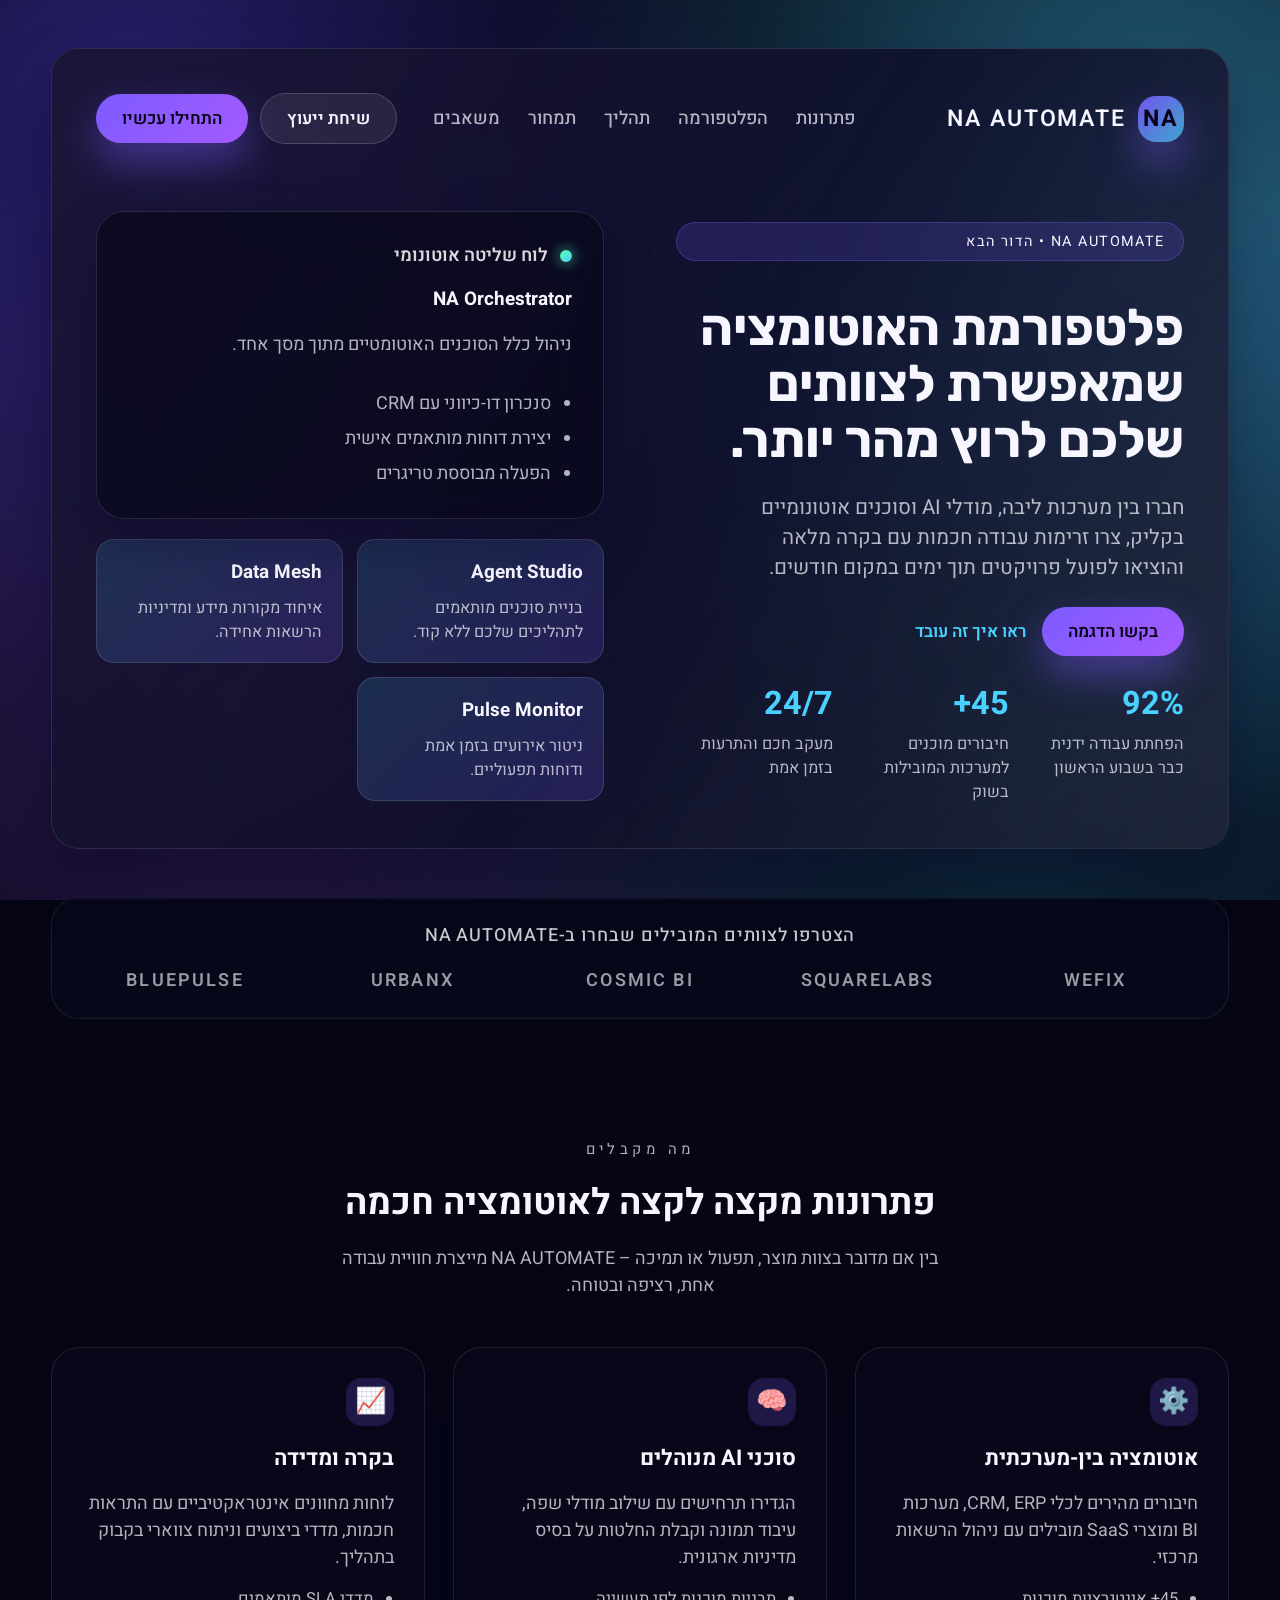
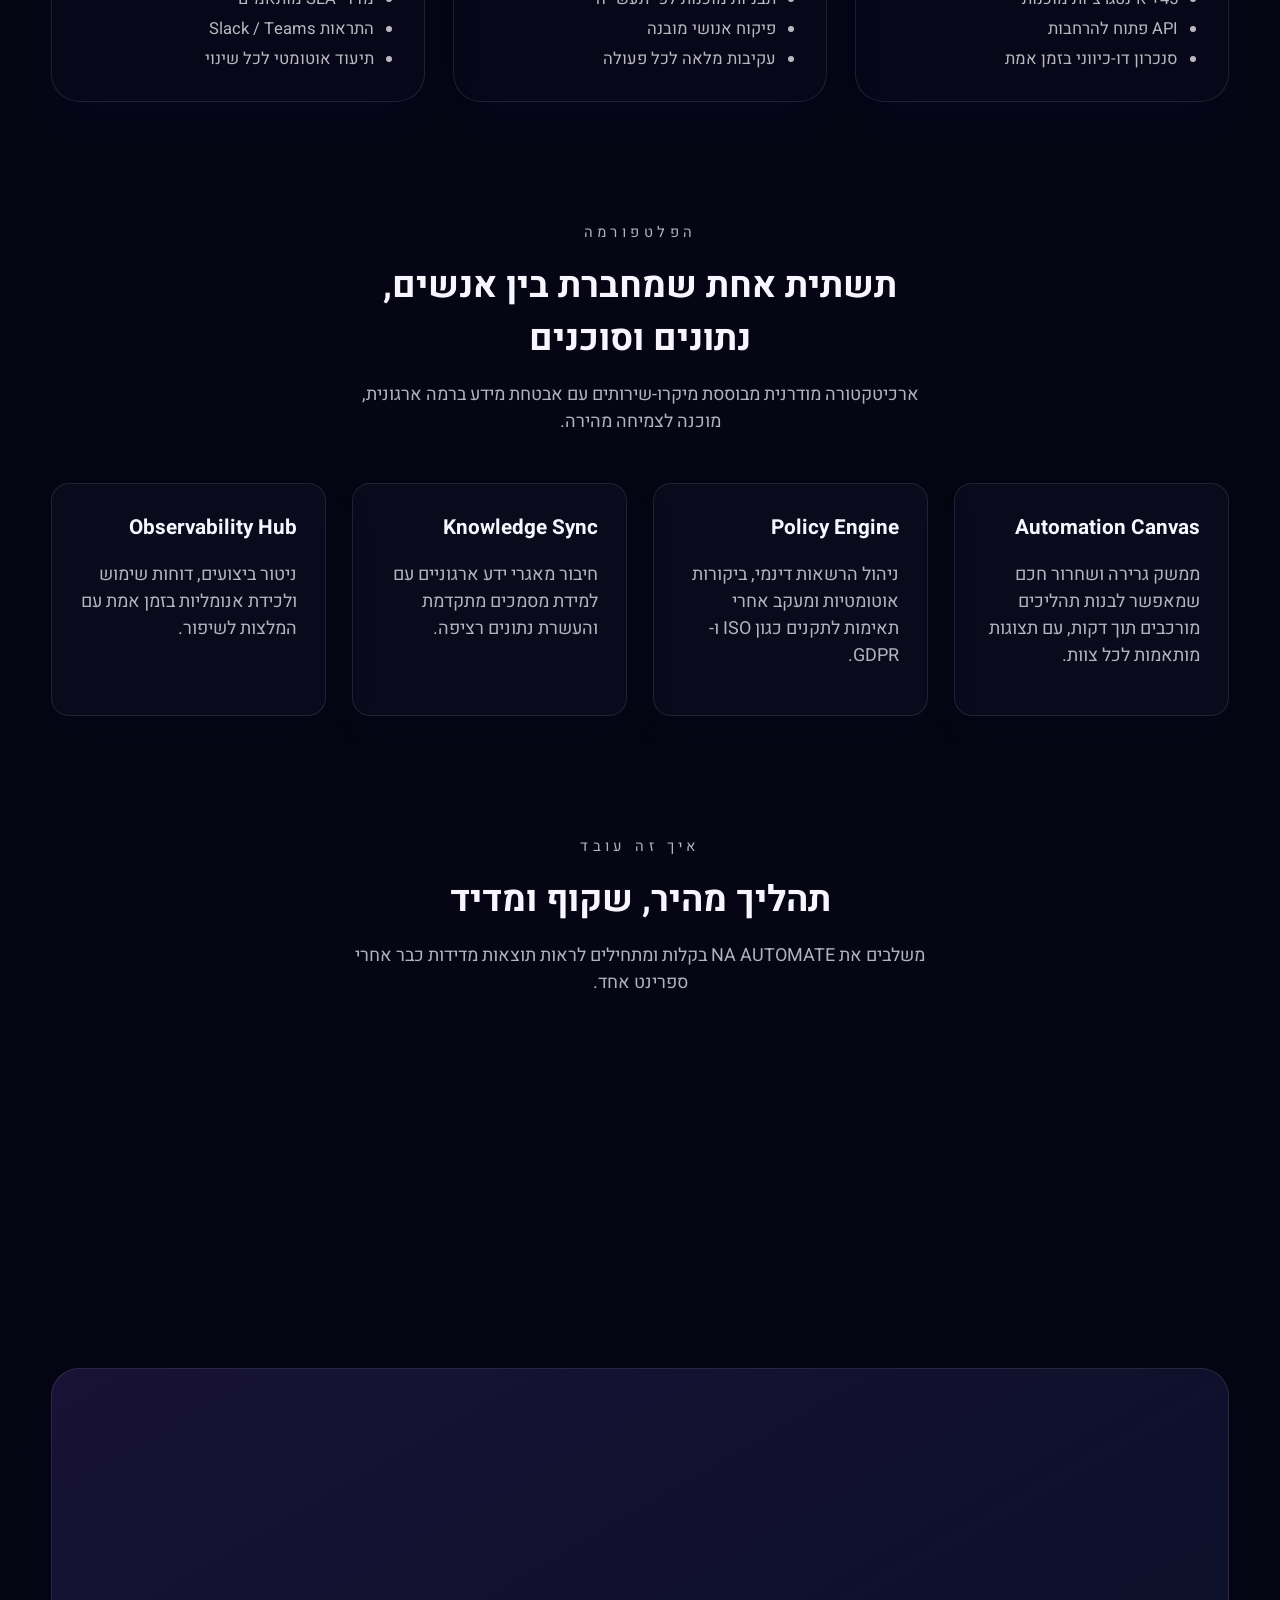
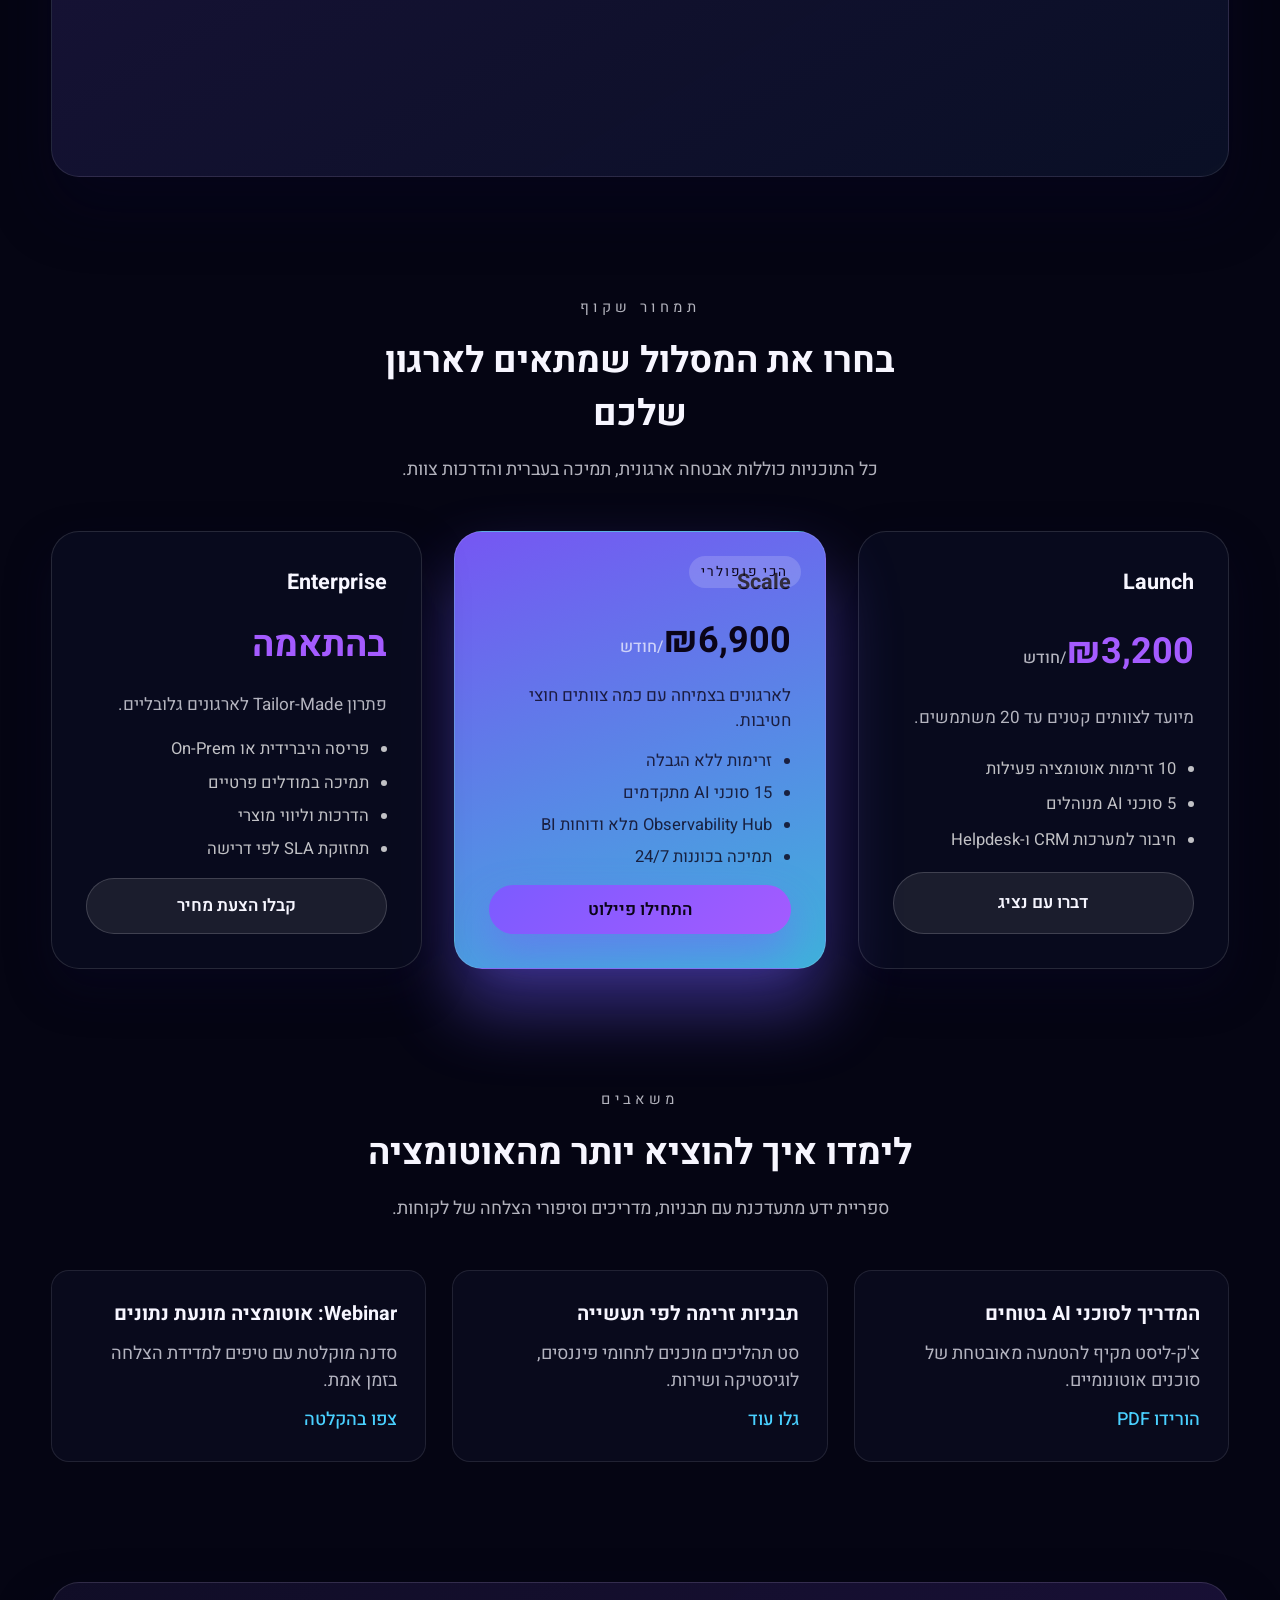
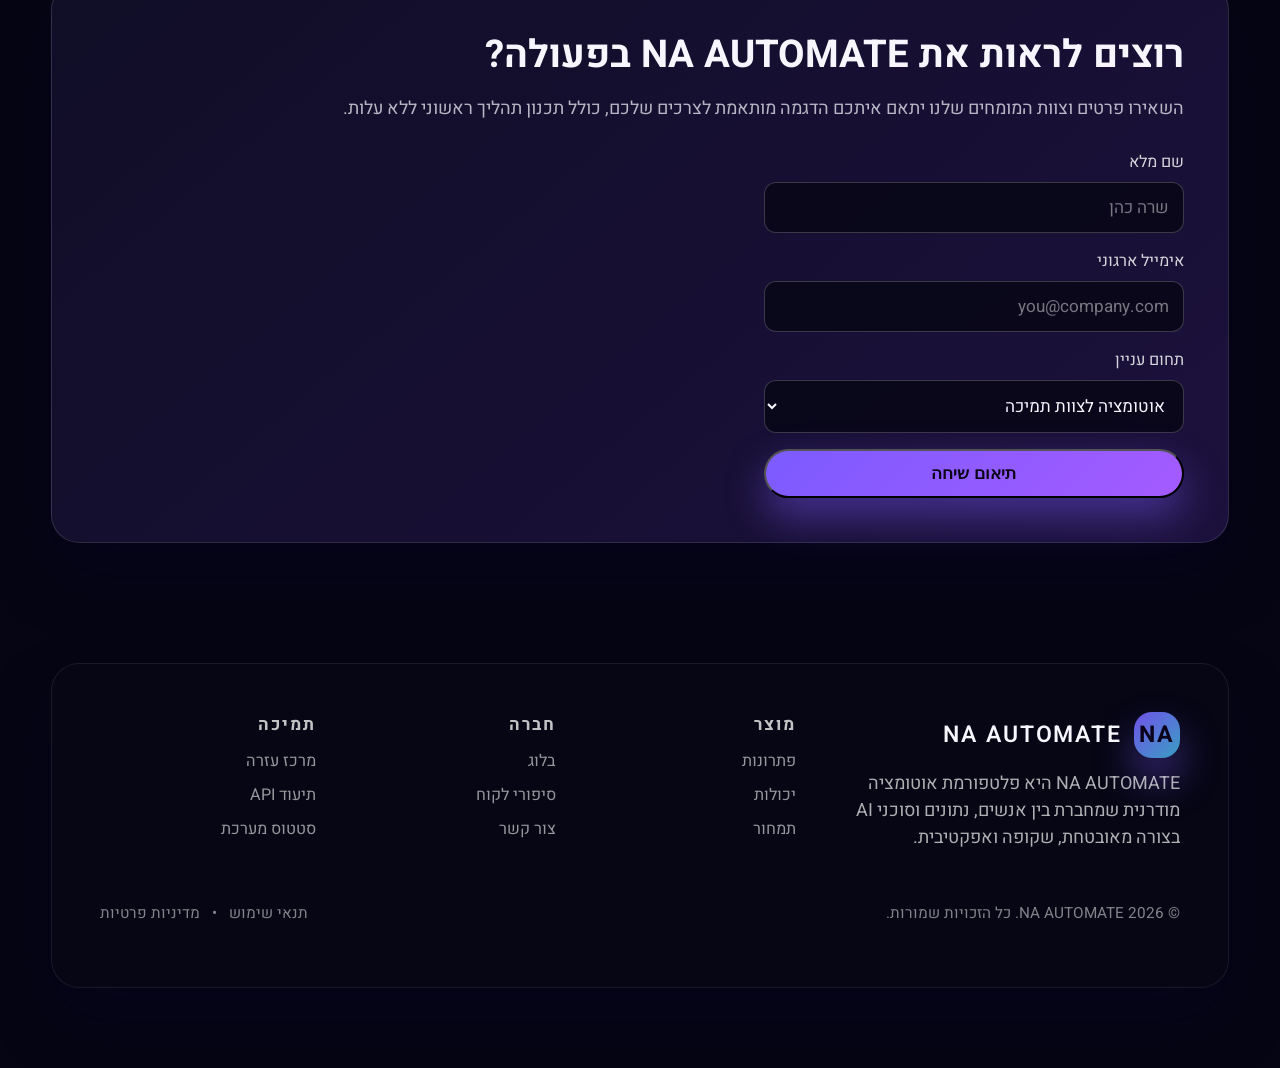
<file: index.html>
<!DOCTYPE html>
<html lang="he" dir="rtl">
  <head>
    <meta charset="UTF-8" />
    <meta name="viewport" content="width=device-width, initial-scale=1.0" />
    <title>NA AUTOMATE | אוטומציה חכמה לעסקים</title>
    <link
      href="https://fonts.googleapis.com/css2?family=Heebo:wght@300;400;500;700&family=Rubik:wght@400;500;700&display=swap"
      rel="stylesheet"
    />
    <link rel="stylesheet" href="styles.css" />
  </head>
  <body>
    <div class="page-shell">
      <header class="site-header" data-scrolled="false">
        <nav class="navbar" aria-label="ניווט ראשי" data-open="false">
          <a class="brand" href="#home" aria-label="NA AUTOMATE">
            <span class="brand-icon">NA</span>
            <span class="brand-text">NA AUTOMATE</span>
          </a>
          <button
            class="nav-toggle"
            aria-expanded="false"
            aria-controls="primary-menu"
            type="button"
          >
            <span class="nav-toggle-line"></span>
            <span class="nav-toggle-line"></span>
            <span class="nav-toggle-line"></span>
            <span class="sr-only">פתיחת תפריט</span>
          </button>
          <div class="nav-cluster" id="primary-menu">
            <div class="nav-links">
              <a href="#solutions">פתרונות</a>
              <a href="#platform">הפלטפורמה</a>
              <a href="#workflow">תהליך</a>
              <a href="#pricing">תמחור</a>
              <a href="#resources">משאבים</a>
            </div>
            <div class="nav-cta">
              <a class="btn btn-secondary" href="#demo">שיחת ייעוץ</a>
              <a class="btn btn-primary" href="#start">התחילו עכשיו</a>
            </div>
          </div>
        </nav>
        <section class="hero" id="home">
          <div class="hero-content reveal">
            <p class="hero-badge">NA AUTOMATE • הדור הבא</p>
            <h1>פלטפורמת האוטומציה שמאפשרת לצוותים שלכם לרוץ מהר יותר.</h1>
            <p class="hero-subtitle">
              חברו בין מערכות ליבה, מודלי AI וסוכנים אוטונומיים בקליק, צרו זרימות
              עבודה חכמות עם בקרה מלאה והוציאו לפועל פרויקטים תוך ימים במקום
              חודשים.
            </p>
            <div class="hero-actions">
              <a class="btn btn-primary" id="start" href="#demo">בקשו הדגמה</a>
              <a class="btn btn-link" href="#tour">ראו איך זה עובד</a>
            </div>
            <dl class="hero-metrics">
              <div>
                <dt>92%</dt>
                <dd>הפחתת עבודה ידנית כבר בשבוע הראשון</dd>
              </div>
              <div>
                <dt>45+</dt>
                <dd>חיבורים מוכנים למערכות המובילות בשוק</dd>
              </div>
              <div>
                <dt>24/7</dt>
                <dd>מעקב חכם והתרעות בזמן אמת</dd>
              </div>
            </dl>
          </div>
          <div class="hero-visual reveal" aria-hidden="true">
            <div class="visual-flow">
              <div class="flow-card flow-card--main">
                <header>
                  <span class="status-dot"></span>
                  <span>לוח שליטה אוטונומי</span>
                </header>
                <div class="flow-body">
                  <div>
                    <strong>NA Orchestrator</strong>
                    <p>ניהול כלל הסוכנים האוטומטיים מתוך מסך אחד.</p>
                  </div>
                  <ul>
                    <li>סנכרון דו-כיווני עם CRM</li>
                    <li>יצירת דוחות מותאמים אישית</li>
                    <li>הפעלה מבוססת טריגרים</li>
                  </ul>
                </div>
              </div>
              <div class="flow-nodes">
                <article class="flow-node">
                  <h3>Agent Studio</h3>
                  <p>בניית סוכנים מותאמים לתהליכים שלכם ללא קוד.</p>
                </article>
                <article class="flow-node">
                  <h3>Data Mesh</h3>
                  <p>איחוד מקורות מידע ומדיניות הרשאות אחידה.</p>
                </article>
                <article class="flow-node">
                  <h3>Pulse Monitor</h3>
                  <p>ניטור אירועים בזמן אמת ודוחות תפעוליים.</p>
                </article>
              </div>
            </div>
          </div>
        </section>
      </header>

      <main>
        <section class="trust-bar reveal" aria-label="חברות שעובדות עם NA AUTOMATE">
          <p>הצטרפו לצוותים המובילים שבחרו ב-NA AUTOMATE</p>
          <div class="trust-logos">
            <span>WeFix</span>
            <span>SquareLabs</span>
            <span>Cosmic BI</span>
            <span>UrbanX</span>
            <span>BluePulse</span>
          </div>
        </section>

        <section class="section solutions" id="solutions">
          <div class="section-heading reveal">
            <p class="eyebrow">מה מקבלים</p>
            <h2>פתרונות מקצה לקצה לאוטומציה חכמה</h2>
            <p>
              בין אם מדובר בצוות מוצר, תפעול או תמיכה – NA AUTOMATE מייצרת חוויית
              עבודה אחת, רציפה ובטוחה.
            </p>
          </div>
          <div class="cards-grid">
            <article class="feature-card reveal">
              <div class="icon-bubble" aria-hidden="true">⚙️</div>
              <h3>אוטומציה בין-מערכתית</h3>
              <p>
                חיבורים מהירים לכלי CRM, ERP, מערכות BI ומוצרי SaaS מובילים עם
                ניהול הרשאות מרכזי.
              </p>
              <ul>
                <li>45+ אינטגרציות מוכנות</li>
                <li>API פתוח להרחבות</li>
                <li>סנכרון דו-כיווני בזמן אמת</li>
              </ul>
            </article>
            <article class="feature-card reveal">
              <div class="icon-bubble" aria-hidden="true">🧠</div>
              <h3>סוכני AI מנוהלים</h3>
              <p>
                הגדירו תרחישים עם שילוב מודלי שפה, עיבוד תמונה וקבלת החלטות על
                בסיס מדיניות ארגונית.
              </p>
              <ul>
                <li>תבניות מוכנות לפי תעשייה</li>
                <li>פיקוח אנושי מובנה</li>
                <li>עקיבות מלאה לכל פעולה</li>
              </ul>
            </article>
            <article class="feature-card reveal">
              <div class="icon-bubble" aria-hidden="true">📈</div>
              <h3>בקרה ומדידה</h3>
              <p>
                לוחות מחוונים אינטראקטיביים עם התראות חכמות, מדדי ביצועים וניתוח
                צווארי בקבוק בתהליך.
              </p>
              <ul>
                <li>מדדי SLA מותאמים</li>
                <li>התראות Slack / Teams</li>
                <li>תיעוד אוטומטי לכל שינוי</li>
              </ul>
            </article>
          </div>
        </section>

        <section class="section platform" id="platform">
          <div class="section-heading reveal">
            <p class="eyebrow">הפלטפורמה</p>
            <h2>תשתית אחת שמחברת בין אנשים, נתונים וסוכנים</h2>
            <p>
              ארכיטקטורה מודרנית מבוססת מיקרו-שירותים עם אבטחת מידע ברמה
              ארגונית, מוכנה לצמיחה מהירה.
            </p>
          </div>
          <div class="platform-grid">
            <article class="platform-card reveal">
              <h3>Automation Canvas</h3>
              <p>
                ממשק גרירה ושחרור חכם שמאפשר לבנות תהליכים מורכבים תוך דקות, עם
                תצוגות מותאמות לכל צוות.
              </p>
            </article>
            <article class="platform-card reveal">
              <h3>Policy Engine</h3>
              <p>
                ניהול הרשאות דינמי, ביקורות אוטומטיות ומעקב אחרי תאימות לתקנים
                כגון ISO ו-GDPR.
              </p>
            </article>
            <article class="platform-card reveal">
              <h3>Knowledge Sync</h3>
              <p>
                חיבור מאגרי ידע ארגוניים עם למידת מסמכים מתקדמת והעשרת נתונים
                רציפה.
              </p>
            </article>
            <article class="platform-card reveal">
              <h3>Observability Hub</h3>
              <p>
                ניטור ביצועים, דוחות שימוש ולכידת אנומליות בזמן אמת עם המלצות
                לשיפור.
              </p>
            </article>
          </div>
        </section>

        <section class="section workflow" id="workflow">
          <div class="section-heading reveal">
            <p class="eyebrow">איך זה עובד</p>
            <h2>תהליך מהיר, שקוף ומדיד</h2>
            <p>
              משלבים את NA AUTOMATE בקלות ומתחילים לראות תוצאות מדידות כבר אחרי
              ספרינט אחד.
            </p>
          </div>
          <div class="workflow-steps">
            <article class="step reveal">
              <span class="step-number">01</span>
              <div>
                <h3>מיפוי אתגרים</h3>
                <p>סדנת התנעה בת 90 דקות לזיהוי תהליכים קריטיים ויעדי הצלחה.</p>
              </div>
            </article>
            <article class="step reveal">
              <span class="step-number">02</span>
              <div>
                <h3>עיצוב זרימות</h3>
                <p>בניית אב-טיפוס ב-Automation Canvas והגדרת הסוכנים המתאימים.</p>
              </div>
            </article>
            <article class="step reveal">
              <span class="step-number">03</span>
              <div>
                <h3>הטמעה מואצת</h3>
                <p>חיבור למערכות ליבה, בדיקות עומס ופריסה הדרגתית לצוותים.</p>
              </div>
            </article>
            <article class="step reveal">
              <span class="step-number">04</span>
              <div>
                <h3>מדידה ואופטימיזציה</h3>
                <p>מעקב אחר מדדי ביצוע, שיפור תרחישים והרחבה ליחידות נוספות.</p>
              </div>
            </article>
          </div>
        </section>

        <section class="section testimonial" id="tour">
          <div class="testimonial-card reveal">
            <blockquote>
              "NA AUTOMATE אפשרה לנו להאיץ את זמני ההשקה של פיצ'רים חדשים ב-60%,
              תוך שיפור איכות הנתונים וההתראות. הצוות שלנו סוף סוף מתמקד ביוזמות
              אסטרטגיות במקום בעבודה ידנית חוזרת."</blockquote>
            <footer>
              <strong>מאיה לוי</strong>
              <span>VP Operations, UrbanX</span>
            </footer>
          </div>
          <dl class="impact-metrics reveal">
            <div>
              <dt>7 ימים</dt>
              <dd>להטמעת הפיילוט הראשון</dd>
            </div>
            <div>
              <dt>4.8/5</dt>
              <dd>ציון שביעות רצון משתמשים</dd>
            </div>
            <div>
              <dt>+32%</dt>
              <dd>שיפור ב-SLA של צוותי התמיכה</dd>
            </div>
          </dl>
        </section>

        <section class="section pricing" id="pricing">
          <div class="section-heading reveal">
            <p class="eyebrow">תמחור שקוף</p>
            <h2>בחרו את המסלול שמתאים לארגון שלכם</h2>
            <p>כל התוכניות כוללות אבטחה ארגונית, תמיכה בעברית והדרכות צוות.</p>
          </div>
          <div class="pricing-grid">
            <article class="pricing-card reveal">
              <h3>Launch</h3>
              <p class="price">₪3,200<span>/חודש</span></p>
              <p class="description">מיועד לצוותים קטנים עד 20 משתמשים.</p>
              <ul>
                <li>10 זרימות אוטומציה פעילות</li>
                <li>5 סוכני AI מנוהלים</li>
                <li>חיבור למערכות CRM ו-Helpdesk</li>
              </ul>
              <a class="btn btn-secondary" href="#demo">דברו עם נציג</a>
            </article>
            <article class="pricing-card pricing-card--highlight reveal">
              <div class="badge">הכי פופולרי</div>
              <h3>Scale</h3>
              <p class="price">₪6,900<span>/חודש</span></p>
              <p class="description">לארגונים בצמיחה עם כמה צוותים חוצי חטיבות.</p>
              <ul>
                <li>זרימות ללא הגבלה</li>
                <li>15 סוכני AI מתקדמים</li>
                <li>Observability Hub מלא ודוחות BI</li>
                <li>תמיכה בכוננות 24/7</li>
              </ul>
              <a class="btn btn-primary" href="#demo">התחילו פיילוט</a>
            </article>
            <article class="pricing-card reveal">
              <h3>Enterprise</h3>
              <p class="price">בהתאמה</p>
              <p class="description">פתרון Tailor-Made לארגונים גלובליים.</p>
              <ul>
                <li>פריסה היברידית או On-Prem</li>
                <li>תמיכה במודלים פרטיים</li>
                <li>הדרכות וליווי מוצרי</li>
                <li>תחזוקת SLA לפי דרישה</li>
              </ul>
              <a class="btn btn-secondary" href="#demo">קבלו הצעת מחיר</a>
            </article>
          </div>
        </section>

        <section class="section resources" id="resources">
          <div class="section-heading reveal">
            <p class="eyebrow">משאבים</p>
            <h2>לימדו איך להוציא יותר מהאוטומציה</h2>
            <p>
              ספריית ידע מתעדכנת עם תבניות, מדריכים וסיפורי הצלחה של לקוחות.
            </p>
          </div>
          <div class="resource-grid">
            <article class="resource-card reveal">
              <h3>המדריך לסוכני AI בטוחים</h3>
              <p>צ'ק-ליסט מקיף להטמעה מאובטחת של סוכנים אוטונומיים.</p>
              <a href="#" aria-label="הורדת המדריך לסוכני AI בטוחים">הורידו PDF</a>
            </article>
            <article class="resource-card reveal">
              <h3>תבניות זרימה לפי תעשייה</h3>
              <p>סט תהליכים מוכנים לתחומי פיננסים, לוגיסטיקה ושירות.</p>
              <a href="#" aria-label="צפייה בתבניות זרימה לפי תעשייה">גלו עוד</a>
            </article>
            <article class="resource-card reveal">
              <h3>Webinar: אוטומציה מונעת נתונים</h3>
              <p>סדנה מוקלטת עם טיפים למדידת הצלחה בזמן אמת.</p>
              <a href="#" aria-label="הרשמה ל-Webinar אוטומציה מונעת נתונים">צפו בהקלטה</a>
            </article>
          </div>
        </section>

        <section class="section cta" id="demo">
          <div class="cta-card reveal">
            <div>
              <h2>רוצים לראות את NA AUTOMATE בפעולה?</h2>
              <p>
                השאירו פרטים וצוות המומחים שלנו יתאם איתכם הדגמה מותאמת לצרכים
                שלכם, כולל תכנון תהליך ראשוני ללא עלות.
              </p>
            </div>
            <form class="cta-form">
              <label>
                <span>שם מלא</span>
                <input type="text" name="name" placeholder="שרה כהן" />
              </label>
              <label>
                <span>אימייל ארגוני</span>
                <input type="email" name="email" placeholder="you@company.com" />
              </label>
              <label>
                <span>תחום עניין</span>
                <select name="focus">
                  <option>אוטומציה לצוות תמיכה</option>
                  <option>שילוב AI בפרויקטים</option>
                  <option>שדרוג תהליך מכירות</option>
                  <option>אחר</option>
                </select>
              </label>
              <button type="submit" class="btn btn-primary">תיאום שיחה</button>
            </form>
          </div>
        </section>
      </main>

      <footer class="site-footer">
        <div class="footer-top">
          <div>
            <a class="brand" href="#home" aria-label="NA AUTOMATE">
              <span class="brand-icon">NA</span>
              <span class="brand-text">NA AUTOMATE</span>
            </a>
            <p>
              NA AUTOMATE היא פלטפורמת אוטומציה מודרנית שמחברת בין אנשים, נתונים
              וסוכני AI בצורה מאובטחת, שקופה ואפקטיבית.
            </p>
          </div>
          <div class="footer-links">
            <div>
              <h3>מוצר</h3>
              <a href="#solutions">פתרונות</a>
              <a href="#platform">יכולות</a>
              <a href="#pricing">תמחור</a>
            </div>
            <div>
              <h3>חברה</h3>
              <a href="#resources">בלוג</a>
              <a href="#tour">סיפורי לקוח</a>
              <a href="#demo">צור קשר</a>
            </div>
            <div>
              <h3>תמיכה</h3>
              <a href="#">מרכז עזרה</a>
              <a href="#">תיעוד API</a>
              <a href="#">סטטוס מערכת</a>
            </div>
          </div>
        </div>
        <div class="footer-bottom">
          <p>© <span id="year"></span> NA AUTOMATE. כל הזכויות שמורות.</p>
          <div class="footer-meta">
            <a href="#">תנאי שימוש</a>
            <span aria-hidden="true">•</span>
            <a href="#">מדיניות פרטיות</a>
          </div>
        </div>
      </footer>
    </div>

    <script src="script.js"></script>
  </body>
</html>
</file>
<file: styles.css>
:root {
  --color-background: #050513;
  --color-surface: rgba(9, 9, 28, 0.72);
  --color-surface-strong: rgba(19, 17, 45, 0.9);
  --color-primary: #7c5bff;
  --color-primary-accent: #a45bff;
  --color-secondary: #4ad1ff;
  --color-text: #f7f6ff;
  --color-muted: rgba(247, 246, 255, 0.72);
  --color-border: rgba(255, 255, 255, 0.12);
  --radius-large: 28px;
  --radius-medium: 18px;
  --radius-pill: 999px;
  --shadow-soft: 0 32px 60px rgba(7, 5, 34, 0.45);
  --shadow-card: 0 20px 45px rgba(10, 8, 40, 0.4);
  --shadow-button: 0 18px 40px rgba(124, 91, 255, 0.45);
  --transition-base: 200ms ease;
  font-size: clamp(16px, 1.1vw + 0.5rem, 18px);
}

* {
  box-sizing: border-box;
}

body {
  margin: 0;
  font-family: "Heebo", "Rubik", sans-serif;
  background: var(--color-background);
  color: var(--color-text);
  min-height: 100vh;
  background-image: radial-gradient(circle at 10% 10%, rgba(94, 76, 255, 0.38), transparent 45%),
    radial-gradient(circle at 90% 20%, rgba(74, 209, 255, 0.45), transparent 48%),
    linear-gradient(180deg, #03030d 0%, #090921 40%, #050513 100%);
  background-attachment: fixed;
}

body::before {
  content: "";
  position: fixed;
  inset: 0;
  background: radial-gradient(circle at 20% 80%, rgba(164, 91, 255, 0.25), transparent 50%),
    radial-gradient(circle at 80% 85%, rgba(59, 222, 255, 0.18), transparent 55%);
  pointer-events: none;
  z-index: -1;
}

.page-shell {
  width: min(1200px, 92vw);
  margin: clamp(24px, 4vw, 48px) auto 80px;
}

.site-header {
  background: linear-gradient(145deg, rgba(17, 12, 45, 0.92), rgba(11, 15, 36, 0.75));
  border: 1px solid var(--color-border);
  border-radius: var(--radius-large);
  padding: clamp(20px, 4vw, 44px);
  box-shadow: var(--shadow-soft);
  backdrop-filter: blur(18px);
  position: sticky;
  top: clamp(12px, 3vw, 24px);
  z-index: 10;
}

.site-header[data-scrolled="true"] {
  background: linear-gradient(145deg, rgba(17, 12, 45, 0.95), rgba(8, 11, 28, 0.95));
  box-shadow: 0 24px 50px rgba(6, 4, 28, 0.5);
  border-color: rgba(255, 255, 255, 0.18);
}

.site-header::after {
  content: "";
  position: absolute;
  inset: 0;
  border-radius: inherit;
  background: linear-gradient(120deg, rgba(255, 255, 255, 0.04) 0%, transparent 55%, rgba(255, 255, 255, 0.08) 100%);
  pointer-events: none;
}

.navbar {
  display: flex;
  align-items: center;
  justify-content: space-between;
  gap: clamp(12px, 3vw, 28px);
  position: relative;
  z-index: 1;
}

.brand {
  display: inline-flex;
  align-items: center;
  gap: 12px;
  color: var(--color-text);
  text-decoration: none;
  font-weight: 600;
  letter-spacing: 0.08em;
  text-transform: uppercase;
  font-size: clamp(1rem, 1.1vw + 0.5rem, 1.35rem);
}

.brand-icon {
  display: grid;
  place-items: center;
  width: 46px;
  height: 46px;
  border-radius: var(--radius-medium);
  background: linear-gradient(135deg, rgba(124, 91, 255, 0.9), rgba(74, 209, 255, 0.75));
  color: #0b031c;
  font-weight: 700;
  box-shadow: 0 22px 40px rgba(124, 91, 255, 0.45);
}

.nav-cluster {
  display: flex;
  align-items: center;
  gap: clamp(16px, 3vw, 36px);
}

.nav-links {
  display: flex;
  align-items: center;
  gap: clamp(12px, 2.5vw, 28px);
}

.nav-links a {
  color: var(--color-muted);
  text-decoration: none;
  font-weight: 500;
  position: relative;
  padding-block: 6px;
}

.nav-links a::after {
  content: "";
  position: absolute;
  inset-inline: 0;
  bottom: -8px;
  height: 2px;
  transform: scaleX(0);
  transform-origin: center;
  background: linear-gradient(90deg, transparent, var(--color-secondary), transparent);
  transition: transform var(--transition-base);
}

.nav-links a:hover::after,
.nav-links a:focus-visible::after {
  transform: scaleX(1);
}

.nav-cta {
  display: flex;
  align-items: center;
  gap: 12px;
}

.btn {
  display: inline-flex;
  align-items: center;
  justify-content: center;
  border-radius: var(--radius-pill);
  text-decoration: none;
  font-weight: 600;
  padding: 12px 26px;
  font-size: 0.95rem;
  cursor: pointer;
  transition: transform var(--transition-base), box-shadow var(--transition-base), background var(--transition-base), color var(--transition-base);
}

.btn-primary {
  background: linear-gradient(135deg, var(--color-primary), var(--color-primary-accent));
  color: #0a0418;
  box-shadow: var(--shadow-button);
}

.btn-primary:hover,
.btn-primary:focus-visible {
  transform: translateY(-2px) scale(1.01);
}

.btn-secondary {
  background: rgba(255, 255, 255, 0.08);
  border: 1px solid rgba(255, 255, 255, 0.16);
  color: var(--color-text);
}

.btn-secondary:hover,
.btn-secondary:focus-visible {
  background: rgba(255, 255, 255, 0.12);
}

.btn-link {
  color: var(--color-secondary);
  gap: 8px;
  background: transparent;
  padding-inline: 0;
  box-shadow: none;
}

.hero {
  margin-top: clamp(28px, 5vw, 64px);
  display: grid;
  grid-template-columns: repeat(2, minmax(0, 1fr));
  gap: clamp(32px, 6vw, 72px);
  align-items: center;
  position: relative;
  z-index: 1;
}

.hero-content {
  display: grid;
  gap: clamp(16px, 3vw, 24px);
}

.hero-badge {
  display: inline-flex;
  align-items: center;
  gap: 10px;
  padding: 8px 18px;
  border-radius: var(--radius-pill);
  background: rgba(124, 91, 255, 0.18);
  border: 1px solid rgba(124, 91, 255, 0.3);
  font-size: 0.8rem;
  letter-spacing: 0.1em;
  text-transform: uppercase;
}

.hero h1 {
  margin: 0;
  font-size: clamp(2.6rem, 4vw, 3.5rem);
  line-height: 1.1;
  font-family: "Rubik", "Heebo", sans-serif;
}

.hero-subtitle {
  margin: 0;
  color: var(--color-muted);
  font-size: clamp(1.05rem, 1.6vw, 1.25rem);
  max-width: 38ch;
}

.hero-actions {
  display: flex;
  flex-wrap: wrap;
  gap: 16px;
}

.hero-metrics {
  display: grid;
  grid-template-columns: repeat(3, minmax(0, 1fr));
  gap: 18px;
  margin: 0;
}

.hero-metrics dt {
  font-size: clamp(1.8rem, 2.4vw, 2.4rem);
  font-weight: 700;
  color: var(--color-secondary);
}

.hero-metrics dd {
  margin: 4px 0 0;
  color: var(--color-muted);
  font-size: 0.9rem;
}

.hero-visual {
  position: relative;
}

.visual-flow {
  display: grid;
  gap: 20px;
}

.flow-card {
  background: var(--color-surface);
  border-radius: var(--radius-large);
  padding: clamp(20px, 2.4vw, 32px);
  border: 1px solid rgba(255, 255, 255, 0.12);
  backdrop-filter: blur(20px);
  box-shadow: var(--shadow-card);
}

.flow-card header {
  display: flex;
  align-items: center;
  gap: 12px;
  margin-bottom: 16px;
  color: rgba(255, 255, 255, 0.85);
  font-weight: 600;
}

.status-dot {
  width: 12px;
  height: 12px;
  border-radius: 50%;
  background: linear-gradient(135deg, #5cffaf, #4ad1ff);
  box-shadow: 0 0 14px rgba(76, 255, 199, 0.8);
}

.flow-body {
  display: grid;
  gap: 14px;
  color: var(--color-muted);
}

.flow-body strong {
  font-size: 1.05rem;
  color: var(--color-text);
}

.flow-body ul {
  margin: 0;
  padding-inline-start: 1.2em;
  display: grid;
  gap: 8px;
}

.flow-nodes {
  display: grid;
  gap: 14px;
  grid-template-columns: repeat(auto-fit, minmax(160px, 1fr));
}

.flow-node {
  padding: 18px 20px;
  border-radius: var(--radius-medium);
  background: linear-gradient(140deg, rgba(74, 209, 255, 0.15), rgba(124, 91, 255, 0.2));
  border: 1px solid rgba(255, 255, 255, 0.12);
  color: var(--color-text);
}

.flow-node h3 {
  margin: 0 0 10px;
  font-size: 1.05rem;
}

.flow-node p {
  margin: 0;
  color: var(--color-muted);
  font-size: 0.9rem;
}

.trust-bar {
  margin-top: 48px;
  padding: 24px clamp(16px, 4vw, 28px);
  border-radius: var(--radius-large);
  border: 1px solid rgba(255, 255, 255, 0.08);
  background: rgba(8, 11, 28, 0.72);
  display: grid;
  gap: 18px;
  text-align: center;
}

.trust-bar p {
  margin: 0;
  font-weight: 500;
  letter-spacing: 0.05em;
  color: rgba(255, 255, 255, 0.8);
}

.trust-logos {
  display: grid;
  grid-template-columns: repeat(auto-fit, minmax(120px, 1fr));
  gap: 18px;
  font-weight: 600;
  color: rgba(255, 255, 255, 0.6);
  text-transform: uppercase;
  letter-spacing: 0.12em;
}

.section {
  margin-top: clamp(72px, 12vw, 120px);
  display: grid;
  gap: clamp(32px, 6vw, 48px);
}

.section-heading {
  text-align: center;
  display: grid;
  gap: 16px;
  max-width: 60ch;
  margin: 0 auto;
}

.eyebrow {
  font-size: 0.82rem;
  letter-spacing: 0.3em;
  text-transform: uppercase;
  color: rgba(255, 255, 255, 0.52);
}

.section-heading h2 {
  margin: 0;
  font-size: clamp(2rem, 2.8vw, 2.6rem);
}

.section-heading p {
  margin: 0;
  color: var(--color-muted);
}

.cards-grid {
  display: grid;
  grid-template-columns: repeat(auto-fit, minmax(240px, 1fr));
  gap: clamp(20px, 3vw, 28px);
}

.feature-card {
  background: var(--color-surface);
  border-radius: var(--radius-large);
  padding: clamp(22px, 3vw, 30px);
  border: 1px solid rgba(255, 255, 255, 0.1);
  box-shadow: var(--shadow-card);
  display: grid;
  gap: 16px;
}

.icon-bubble {
  width: 48px;
  height: 48px;
  border-radius: 16px;
  display: grid;
  place-items: center;
  font-size: 1.4rem;
  background: rgba(124, 91, 255, 0.2);
}

.feature-card h3 {
  margin: 0;
  font-size: 1.2rem;
}

.feature-card p {
  margin: 0;
  color: var(--color-muted);
}

.feature-card ul {
  margin: 0;
  padding-inline-start: 1.2em;
  display: grid;
  gap: 6px;
  color: rgba(255, 255, 255, 0.72);
  font-size: 0.92rem;
}

.platform-grid {
  display: grid;
  grid-template-columns: repeat(auto-fit, minmax(220px, 1fr));
  gap: clamp(18px, 3vw, 26px);
}

.platform-card {
  background: rgba(11, 12, 32, 0.8);
  border-radius: var(--radius-medium);
  padding: clamp(22px, 3vw, 28px);
  border: 1px solid rgba(255, 255, 255, 0.1);
  box-shadow: 0 18px 40px rgba(6, 5, 30, 0.35);
  color: var(--color-muted);
}

.platform-card h3 {
  margin: 0 0 12px;
  color: var(--color-text);
  font-size: 1.15rem;
}

.workflow-steps {
  display: grid;
  gap: 18px;
  grid-template-columns: repeat(auto-fit, minmax(240px, 1fr));
}

.step {
  position: relative;
  padding: clamp(22px, 3vw, 28px);
  border-radius: var(--radius-medium);
  background: rgba(9, 10, 32, 0.82);
  border: 1px solid rgba(255, 255, 255, 0.1);
  box-shadow: 0 20px 45px rgba(7, 6, 28, 0.4);
  display: grid;
  gap: 12px;
}

.step-number {
  font-size: 0.85rem;
  letter-spacing: 0.4em;
  text-transform: uppercase;
  color: rgba(255, 255, 255, 0.45);
}

.step h3 {
  margin: 0;
  color: var(--color-text);
}

.step p {
  margin: 0;
  color: var(--color-muted);
}

.testimonial {
  background: linear-gradient(150deg, rgba(26, 20, 58, 0.92), rgba(12, 19, 43, 0.8));
  border-radius: var(--radius-large);
  padding: clamp(28px, 6vw, 48px);
  border: 1px solid rgba(255, 255, 255, 0.1);
  box-shadow: var(--shadow-soft);
  display: grid;
  gap: clamp(24px, 4vw, 36px);
}

.testimonial-card {
  display: grid;
  gap: 18px;
}

.testimonial-card blockquote {
  margin: 0;
  font-size: clamp(1.2rem, 2vw, 1.6rem);
  line-height: 1.6;
  color: var(--color-text);
  position: relative;
}

.testimonial-card blockquote::before {
  content: "“";
  position: absolute;
  font-size: 3rem;
  inset-inline-end: 0;
  inset-block-start: -24px;
  color: rgba(255, 255, 255, 0.18);
}

.testimonial-card footer {
  display: flex;
  flex-direction: column;
  gap: 4px;
  color: rgba(255, 255, 255, 0.75);
}

.testimonial-card strong {
  color: var(--color-text);
  font-weight: 600;
}

.impact-metrics {
  display: grid;
  grid-template-columns: repeat(auto-fit, minmax(160px, 1fr));
  gap: 18px;
  text-align: center;
}

.impact-metrics dt {
  margin: 0;
  font-size: 1.8rem;
  color: var(--color-secondary);
  font-weight: 700;
}

.impact-metrics dd {
  margin: 6px 0 0;
  color: var(--color-muted);
}

.pricing-grid {
  display: grid;
  gap: clamp(20px, 4vw, 32px);
  grid-template-columns: repeat(auto-fit, minmax(240px, 1fr));
}

.pricing-card {
  background: rgba(10, 12, 32, 0.84);
  border-radius: var(--radius-large);
  padding: clamp(24px, 3.5vw, 34px);
  border: 1px solid rgba(255, 255, 255, 0.12);
  box-shadow: var(--shadow-card);
  display: grid;
  gap: 16px;
  position: relative;
}

.pricing-card h3 {
  margin: 0;
  font-size: 1.2rem;
}

.price {
  margin: 0;
  font-size: 2rem;
  font-weight: 700;
  color: var(--color-primary-accent);
}

.price span {
  font-size: 0.9rem;
  color: var(--color-muted);
  font-weight: 500;
}

.pricing-card .description {
  margin: 0;
  color: var(--color-muted);
  font-size: 0.95rem;
}

.pricing-card ul {
  margin: 0;
  padding-inline-start: 1.1em;
  display: grid;
  gap: 8px;
  color: rgba(255, 255, 255, 0.75);
  font-size: 0.92rem;
}

.pricing-card--highlight {
  background: linear-gradient(160deg, rgba(124, 91, 255, 0.95), rgba(74, 209, 255, 0.85));
  color: #0a0418;
  box-shadow: 0 40px 70px rgba(110, 92, 255, 0.45);
}

.pricing-card--highlight .price {
  color: #0a0418;
}

.pricing-card--highlight .description,
.pricing-card--highlight ul {
  color: rgba(10, 4, 24, 0.8);
}

.pricing-card .badge {
  position: absolute;
  inset-inline-start: 24px;
  inset-block-start: 24px;
  background: rgba(10, 4, 24, 0.85);
  color: var(--color-text);
  font-size: 0.75rem;
  padding: 6px 12px;
  border-radius: var(--radius-pill);
  letter-spacing: 0.16em;
  text-transform: uppercase;
}

.pricing-card--highlight .badge {
  background: rgba(255, 255, 255, 0.16);
  color: #0a0418;
}

.resource-grid {
  display: grid;
  grid-template-columns: repeat(auto-fit, minmax(220px, 1fr));
  gap: clamp(18px, 3vw, 26px);
}

.resource-card {
  background: rgba(11, 12, 32, 0.8);
  border-radius: var(--radius-medium);
  padding: clamp(22px, 3vw, 28px);
  border: 1px solid rgba(255, 255, 255, 0.1);
  display: grid;
  gap: 12px;
}

.resource-card h3 {
  margin: 0;
  color: var(--color-text);
  font-size: 1.1rem;
}

.resource-card p {
  margin: 0;
  color: var(--color-muted);
}

.resource-card a {
  color: var(--color-secondary);
  text-decoration: none;
  font-weight: 500;
}

.resource-card a:hover,
.resource-card a:focus-visible {
  text-decoration: underline;
}

.cta-card {
  display: grid;
  gap: clamp(20px, 4vw, 28px);
  background: linear-gradient(140deg, rgba(17, 14, 40, 0.95), rgba(34, 21, 70, 0.82));
  border-radius: var(--radius-large);
  padding: clamp(28px, 5vw, 44px);
  border: 1px solid rgba(255, 255, 255, 0.12);
  box-shadow: var(--shadow-soft);
  align-items: start;
}

.cta-card h2 {
  margin: 0 0 12px;
  font-size: clamp(2rem, 3vw, 2.4rem);
}

.cta-card p {
  margin: 0;
  color: var(--color-muted);
}

.cta-form {
  display: grid;
  gap: 16px;
  width: min(420px, 100%);
}

.cta-form label {
  display: grid;
  gap: 8px;
  color: rgba(255, 255, 255, 0.82);
  font-size: 0.9rem;
}

.cta-form input,
.cta-form select {
  width: 100%;
  border-radius: 12px;
  border: 1px solid rgba(255, 255, 255, 0.2);
  background: rgba(7, 6, 20, 0.8);
  color: var(--color-text);
  padding: 12px 14px;
  font-family: inherit;
  font-size: 0.95rem;
}

.cta-form input::placeholder {
  color: rgba(255, 255, 255, 0.45);
}

.cta-form input:focus,
.cta-form select:focus {
  outline: 2px solid rgba(124, 91, 255, 0.6);
  outline-offset: 2px;
}

.site-footer {
  margin-top: clamp(80px, 12vw, 120px);
  padding: clamp(28px, 5vw, 48px);
  border-radius: var(--radius-large);
  background: rgba(7, 7, 22, 0.9);
  border: 1px solid rgba(255, 255, 255, 0.08);
  box-shadow: var(--shadow-soft);
  display: grid;
  gap: clamp(24px, 4vw, 36px);
}

.footer-top {
  display: grid;
  gap: clamp(24px, 4vw, 36px);
  grid-template-columns: minmax(200px, 1fr) minmax(320px, 2fr);
}

.footer-top p {
  margin: 12px 0 0;
  color: rgba(255, 255, 255, 0.68);
  max-width: 44ch;
}

.footer-links {
  display: grid;
  grid-template-columns: repeat(auto-fit, minmax(140px, 1fr));
  gap: 24px;
}

.footer-links h3 {
  margin: 0 0 12px;
  font-size: 0.95rem;
  color: rgba(255, 255, 255, 0.76);
  letter-spacing: 0.12em;
  text-transform: uppercase;
}

.footer-links a {
  color: rgba(255, 255, 255, 0.58);
  text-decoration: none;
  font-size: 0.9rem;
  display: block;
  margin-bottom: 10px;
}

.footer-links a:hover,
.footer-links a:focus-visible {
  color: var(--color-secondary);
}

.footer-bottom {
  display: flex;
  flex-wrap: wrap;
  gap: 16px;
  justify-content: space-between;
  align-items: center;
  color: rgba(255, 255, 255, 0.5);
  font-size: 0.85rem;
}

.footer-meta {
  display: flex;
  align-items: center;
  gap: 12px;
}

.footer-meta a {
  color: rgba(255, 255, 255, 0.5);
  text-decoration: none;
}

.footer-meta a:hover,
.footer-meta a:focus-visible {
  color: var(--color-secondary);
}

.nav-toggle {
  display: none;
  flex-direction: column;
  align-items: center;
  justify-content: center;
  gap: 6px;
  width: 44px;
  height: 44px;
  border-radius: 14px;
  border: 1px solid rgba(255, 255, 255, 0.14);
  background: rgba(255, 255, 255, 0.08);
  cursor: pointer;
  transition: background var(--transition-base), transform var(--transition-base);
}

.nav-toggle-line {
  width: 20px;
  height: 2px;
  border-radius: 99px;
  background: #fff;
}

.nav-toggle:hover,
.nav-toggle:focus-visible {
  background: rgba(255, 255, 255, 0.18);
  transform: translateY(-1px);
}

.sr-only {
  position: absolute;
  width: 1px;
  height: 1px;
  padding: 0;
  margin: -1px;
  overflow: hidden;
  clip: rect(0, 0, 0, 0);
  border: 0;
}

.reveal {
  opacity: 0;
  transform: translateY(24px);
  transition: opacity 420ms ease, transform 420ms ease;
}

.reveal.in-view {
  opacity: 1;
  transform: translateY(0);
}

@media (max-width: 960px) {
  .site-header {
    position: relative;
    top: 0;
  }

  .hero {
    grid-template-columns: 1fr;
  }

  .hero-visual {
    order: -1;
  }

  .hero-metrics {
    grid-template-columns: repeat(auto-fit, minmax(140px, 1fr));
  }

  .footer-top {
    grid-template-columns: 1fr;
  }
}

@media (max-width: 860px) {
  .nav-cluster {
    position: absolute;
    inset-inline: clamp(16px, 5vw, 28px);
    top: calc(100% + 16px);
    padding: 22px;
    border-radius: 20px;
    background: rgba(8, 9, 26, 0.95);
    border: 1px solid rgba(255, 255, 255, 0.12);
    box-shadow: 0 28px 60px rgba(0, 0, 0, 0.45);
    flex-direction: column;
    align-items: stretch;
    gap: 18px;
    opacity: 0;
    transform: translateY(-12px);
    pointer-events: none;
    transition: opacity var(--transition-base), transform var(--transition-base);
  }

  .navbar[data-open="true"] .nav-cluster {
    opacity: 1;
    transform: translateY(0);
    pointer-events: auto;
  }

  .nav-links {
    flex-direction: column;
    align-items: stretch;
    gap: 12px;
  }

  .nav-links a {
    padding: 10px 0;
  }

  .nav-cta {
    flex-direction: column;
  }

  .nav-cta .btn {
    width: 100%;
  }

  .nav-toggle {
    display: flex;
  }
}

@media (max-width: 640px) {
  .page-shell {
    width: 94vw;
  }

  .site-header {
    padding: 20px;
  }

  .hero h1 {
    font-size: clamp(2.1rem, 8vw, 2.6rem);
  }

  .trust-bar {
    padding-inline: 16px;
  }

  .cta-form {
    width: 100%;
  }

  .footer-bottom {
    flex-direction: column;
    align-items: flex-start;
  }
}
</file>
